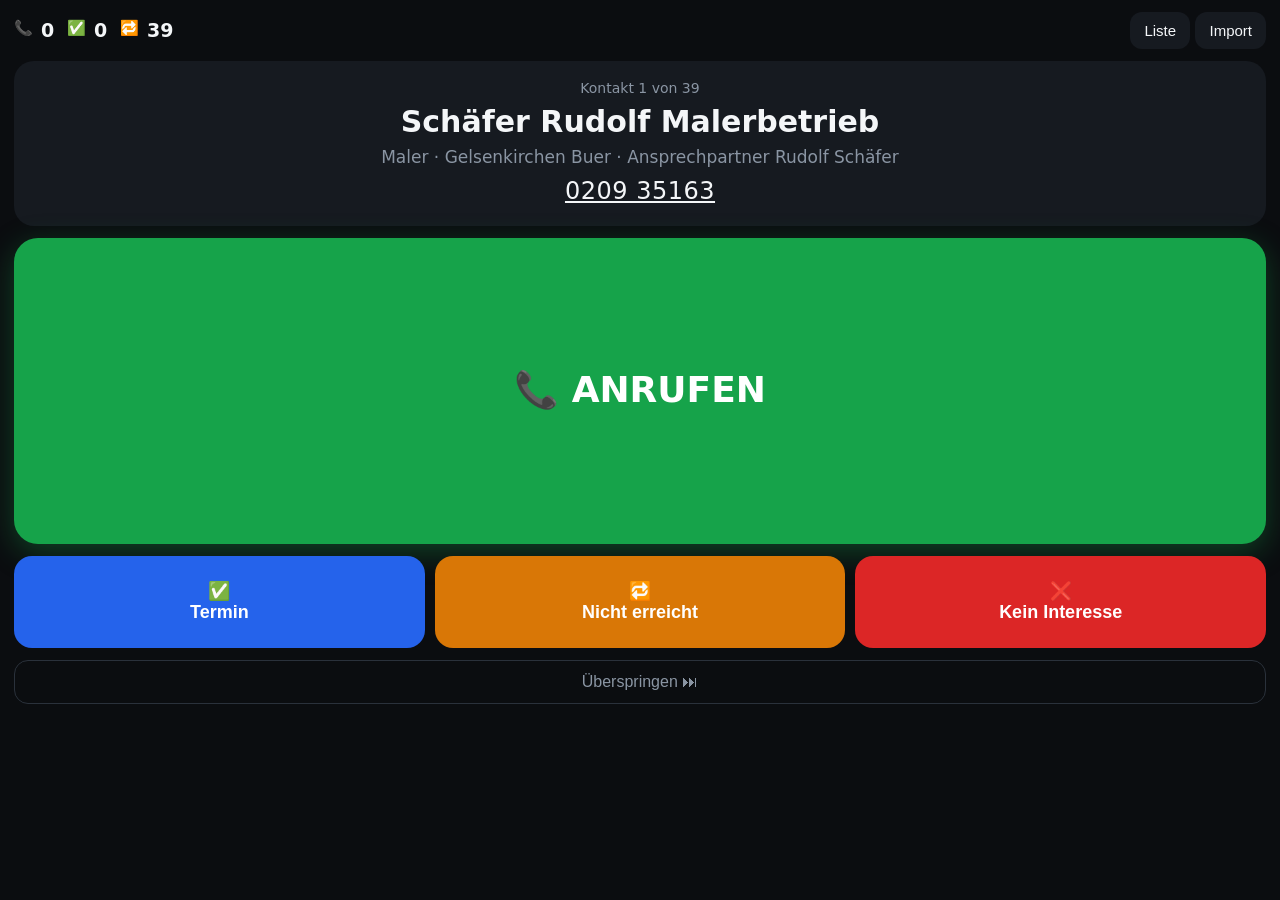
<file: index.html>
<!DOCTYPE html>
<html lang="de">
<head>
<meta charset="utf-8">
<meta name="viewport" content="width=device-width, initial-scale=1, viewport-fit=cover">
<meta name="apple-mobile-web-app-capable" content="yes">
<meta name="apple-mobile-web-app-status-bar-style" content="black">
<title>Vertriebs Dialer</title>
<style>
  :root{--bg:#0b0d10;--card:#161a20;--txt:#f4f6f8;--mut:#8a95a3;--green:#16a34a;--red:#dc2626;--amber:#d97706;--blue:#2563eb}
  *{box-sizing:border-box;-webkit-tap-highlight-color:transparent}
  html,body{margin:0;background:var(--bg);color:var(--txt);font:17px/1.35 -apple-system,BlinkMacSystemFont,"SF Pro Text",system-ui,sans-serif}
  body{padding:calc(env(safe-area-inset-top) + 12px) 14px calc(env(safe-area-inset-bottom) + 14px);min-height:100vh;display:flex;flex-direction:column;gap:12px}
  .top{display:flex;justify-content:space-between;align-items:center;gap:8px}
  .stats{display:flex;gap:8px;font-size:15px;color:var(--mut)}
  .stats b{color:var(--txt);font-size:19px}
  .tabbtn{background:var(--card);color:var(--txt);border:0;border-radius:12px;padding:10px 14px;font-size:15px}
  .card{background:var(--card);border-radius:20px;padding:18px;text-align:center}
  .name{font-size:30px;font-weight:700;margin:4px 0}
  .info{color:var(--mut);font-size:17px;min-height:1.3em}
  .num{font-size:24px;letter-spacing:.5px;margin-top:6px;user-select:all}
  .pos{color:var(--mut);font-size:14px}
  a.call{display:flex;align-items:center;justify-content:center;gap:14px;background:var(--green);color:#fff;text-decoration:none;
    font-size:36px;font-weight:800;border-radius:24px;min-height:34vh;box-shadow:0 8px 30px rgba(22,163,74,.35)}
  a.call:active{transform:scale(.98)}
  .row{display:grid;grid-template-columns:1fr 1fr 1fr;gap:10px}
  .row button{border:0;border-radius:18px;color:#fff;font-size:18px;font-weight:700;min-height:92px;padding:8px}
  .ok{background:var(--blue)}.no{background:var(--red)}.nr{background:var(--amber)}
  .skip{background:transparent;color:var(--mut);border:1px solid #2a313b;border-radius:14px;padding:12px;font-size:16px}
  textarea{width:100%;min-height:42vh;background:var(--card);color:var(--txt);border:1px solid #2a313b;border-radius:14px;padding:12px;font:16px/1.4 ui-monospace,Menlo,monospace}
  .btn{border:0;border-radius:14px;padding:16px;font-size:18px;font-weight:700;color:#fff;background:var(--green);width:100%}
  .sec{background:#2a313b}
  .hint{color:var(--mut);font-size:14px}
  .list{display:flex;flex-direction:column;gap:6px}
  .li{background:var(--card);border-radius:12px;padding:10px 12px;display:flex;justify-content:space-between;gap:8px;font-size:15px}
  .tag{font-size:13px;padding:2px 8px;border-radius:8px;white-space:nowrap}
  .hidden{display:none!important}
  .done{font-size:26px;font-weight:700;padding:40px 10px}
</style>
</head>
<body>

<div class="top">
  <div class="stats">📞 <b id="sCalls">0</b> &nbsp;✅ <b id="sOk">0</b> &nbsp;🔁 <b id="sLeft">0</b></div>
  <div><button class="tabbtn" id="toList">Liste</button> <button class="tabbtn" id="toImport">Import</button></div>
</div>

<!-- DIALER -->
<section id="vDial" style="display:flex;flex-direction:column;gap:12px;flex:1">
  <div class="card">
    <div class="pos" id="pos"></div>
    <div class="name" id="name">Keine Kontakte</div>
    <div class="info" id="info">Tippe oben auf Import</div>
    <a class="num" id="num" style="color:#f4f6f8;display:block;text-decoration:underline"></a>
  </div>
  <a class="call" id="call" href="#" target="_top">📞 ANRUFEN</a>
  <div class="row">
    <button class="ok" data-r="ok">✅<br>Termin</button>
    <button class="nr" data-r="nr">🔁<br>Nicht erreicht</button>
    <button class="no" data-r="no">❌<br>Kein Interesse</button>
  </div>
  <button class="skip" id="skip">Überspringen ⏭</button>
</section>

<!-- IMPORT -->
<section id="vImport" class="hidden" style="display:flex;flex-direction:column;gap:10px">
  <div class="hint">Eine Zeile pro Kontakt, Format: <b>Name, Telefonnummer, Notiz</b> (Notiz optional). Du kannst auch direkt aus Excel oder Numbers kopieren, Tabs und Semikolons gehen auch.</div>
  <textarea id="ta" placeholder="Bäckerei Müller, 0171 1234567, hat keine Website&#10;Friseur Schmidt; +49 30 9876543; alte Seite von 2012"></textarea>
  <input type="file" id="file" accept=".csv,.txt,text/csv,text/plain" class="hint">
  <button class="btn" id="doImport">Kontakte übernehmen</button>
  <button class="btn sec" id="doAppend">Zur bestehenden Liste hinzufügen</button>
  <button class="btn sec" id="loadPreset">NRW Liste laden (39 Betriebe)</button>
  <button class="btn sec" id="back1">Zurück</button>
</section>

<!-- LIST -->
<section id="vList" class="hidden" style="display:flex;flex-direction:column;gap:10px">
  <button class="btn" id="copyRes">Ergebnisse kopieren (Termine & Notizen)</button>
  <div class="hint" id="copyMsg"></div>
  <div class="list" id="list"></div>
  <button class="btn sec" id="reset">Alles zurücksetzen</button>
  <button class="btn sec" id="back2">Zurück</button>
</section>

<script>
const KEY='dialer_v1';
const PRESET=[{"name": "Schäfer Rudolf Malerbetrieb", "phone": "0209 35163", "note": "Maler · Gelsenkirchen Buer · Ansprechpartner Rudolf Schäfer", "res": null, "tries": 0}, {"name": "Malerbetrieb Herbert Telöken GmbH", "phone": "0209 73041", "note": "Maler · Gelsenkirchen", "res": null, "tries": 0}, {"name": "Sikorski GmbH Gerhard Malerbetrieb", "phone": "0209 140671", "note": "Maler · Gelsenkirchen · Ansprechpartner Gerhard Sikorski", "res": null, "tries": 0}, {"name": "Malerbetrieb Jürgen Kremer", "phone": "0209 138549", "note": "Maler · Gelsenkirchen · Ansprechpartner Jürgen Kremer", "res": null, "tries": 0}, {"name": "Malerbetrieb Marc Mellech", "phone": "0209 83860", "note": "Maler · Gelsenkirchen · Ansprechpartner Marc Mellech", "res": null, "tries": 0}, {"name": "Malerbetrieb Sahin", "phone": "0209 811685", "note": "Maler · Gelsenkirchen · Emine und Fethi Sahin", "res": null, "tries": 0}, {"name": "Kuczenski Malerbetrieb", "phone": "0209 789095", "note": "Maler · Gelsenkirchen", "res": null, "tries": 0}, {"name": "Schierling GmbH Heizung Sanitär", "phone": "0203 352324", "note": "Sanitär Heizung · Duisburg", "res": null, "tries": 0}, {"name": "Unterberg Heizung Sanitär Friemersheim", "phone": "02065 48198", "note": "Sanitär Heizung · Duisburg", "res": null, "tries": 0}, {"name": "Hocks Heizung Sanitär Solar", "phone": "0203 771803", "note": "Sanitär Heizung · Duisburg · Ansprechpartner Hans Günter Hocks", "res": null, "tries": 0}, {"name": "Hans Roth GmbH Sanitär Heizung Elektro", "phone": "0203 25913", "note": "Sanitär Heizung · Duisburg", "res": null, "tries": 0}, {"name": "Unterberg Heizung Sanitär Neudorf", "phone": "0203 370077", "note": "Sanitär Heizung · Duisburg", "res": null, "tries": 0}, {"name": "Hei-Tec Heizung Bäder Sanitär", "phone": "0203 60698022", "note": "Sanitär Heizung · Duisburg", "res": null, "tries": 0}, {"name": "Alfa Sanitär und Heizungstechnik", "phone": "0203 9349104", "note": "Sanitär Heizung · Duisburg", "res": null, "tries": 0}, {"name": "Hüntemann Fliesenfachgeschäft", "phone": "02327 230244", "note": "Fliesen · Bochum · Ansprechpartner Jörg Josef Hüntemann", "res": null, "tries": 0}, {"name": "Bednarz Fliesenleger", "phone": "0234 288122", "note": "Fliesen · Bochum · Ansprechpartner Heinz Bednarz · alternativ 0171 4149296", "res": null, "tries": 0}, {"name": "Dittert Fliesenleger", "phone": "02327 71650", "note": "Fliesen · Bochum · Ansprechpartner Markus Dittert", "res": null, "tries": 0}, {"name": "Bettenhausen GmbH Fliesenleger", "phone": "0234 500323", "note": "Fliesen · Bochum", "res": null, "tries": 0}, {"name": "Fliesen Ludwig", "phone": "0234 95783000", "note": "Fliesen · Bochum", "res": null, "tries": 0}, {"name": "Dettmar Dachdeckermeister", "phone": "02323 9870210", "note": "Dachdecker · Herne · Ansprechpartner Dennis Dettmar", "res": null, "tries": 0}, {"name": "Deppe & Döring GmbH", "phone": "02323 6539", "note": "Dachdecker · Herne", "res": null, "tries": 0}, {"name": "Gaida Dachdecker", "phone": "02323 81055", "note": "Dachdecker · Herne · Ansprechpartner Wolfgang Gaida", "res": null, "tries": 0}, {"name": "Oupor GmbH Dachdeckerei", "phone": "02323 21556", "note": "Dachdecker · Herne", "res": null, "tries": 0}, {"name": "Schlautmann Dachdeckermeister", "phone": "0208 672225", "note": "Dachdecker · Oberhausen · Ansprechpartner Eugen Schlautmann", "res": null, "tries": 0}, {"name": "Feggeler Elektro Meisterbetrieb", "phone": "0201 28965888", "note": "Elektro · Essen · Ansprechpartner Markus Feggeler · alternativ 0201 8745325", "res": null, "tries": 0}, {"name": "Becker Elektro GmbH", "phone": "0201 8669140", "note": "Elektro · Essen", "res": null, "tries": 0}, {"name": "Leichert Elektromeister", "phone": "0201 555664", "note": "Elektro · Essen · Ansprechpartner H. W. Leichert", "res": null, "tries": 0}, {"name": "Elektro Bober GmbH", "phone": "0201 2806618", "note": "Elektro · Essen", "res": null, "tries": 0}, {"name": "Elektro Hübner GmbH", "phone": "0172 1566204", "note": "Elektro · Essen", "res": null, "tries": 0}, {"name": "Posenau Elektroinstallation", "phone": "0201 342934", "note": "Elektro · Essen · Ansprechpartner Wilhelm Posenau", "res": null, "tries": 0}, {"name": "Pierre Maurice Schmidt Finanzanlagen", "phone": "0231 565500", "note": "Finanzen · Dortmund · Ansprechpartner Pierre Maurice Schmidt", "res": null, "tries": 0}, {"name": "Janetschek ARAG Vertretung", "phone": "0231 4447670", "note": "Finanzen · Dortmund · Ansprechpartner Dustin Janetschek", "res": null, "tries": 0}, {"name": "Staubach Versicherungsvermittlung", "phone": "0231 35773837", "note": "Finanzen · Dortmund · Ansprechpartner Martin Staubach", "res": null, "tries": 0}, {"name": "Sellere Finanzberatung", "phone": "0231 53469221", "note": "Finanzen · Dortmund · Ansprechpartner Frank Sellere", "res": null, "tries": 0}, {"name": "Küppers Kfz Werkstatt", "phone": "02043 273575", "note": "Kfz · Gladbeck", "res": null, "tries": 0}, {"name": "Gruber Kfz Werkstatt", "phone": "02043 61844", "note": "Kfz · Gladbeck · Ansprechpartner Sieghard Gruber", "res": null, "tries": 0}, {"name": "A.M.T. Kfz Meisterbetrieb Jaffke", "phone": "02043 9351699", "note": "Kfz · Gladbeck · Ansprechpartner Herr Jaffke", "res": null, "tries": 0}, {"name": "Seidler Kfz Meisterbetrieb", "phone": "02043 205100", "note": "Kfz · Gladbeck · Ansprechpartner Herr Seidler", "res": null, "tries": 0}, {"name": "Autozentrum Basel Kfz Meister", "phone": "02361 3028666", "note": "Kfz · Recklinghausen", "res": null, "tries": 0}];
const fresh=()=>({leads:PRESET.map(x=>({...x})),queue:PRESET.map((_,i)=>i),calls:0});
let S=fresh();
try{const d=JSON.parse(localStorage.getItem(KEY)); if(d&&d.leads&&d.leads.length) S=d;}catch(e){}
const save=()=>{try{localStorage.setItem(KEY,JSON.stringify(S))}catch(e){}};
const $=id=>document.getElementById(id);

function telHref(n){
  let t=n.replace(/[^\d+]/g,'');
  if(t.startsWith('00')) t='+'+t.slice(2);
  return 'tel:'+t;
}
function parse(text){
  const out=[];
  text.split(/\r?\n/).forEach(line=>{
    line=line.trim(); if(!line) return;
    const parts=line.split(/\t|;|,(?=\s*[^\d\s])|,(?=\s*[+\d(])/).map(s=>s.trim().replace(/^"|"$/g,''));
    let phone='',name='',note=[];
    parts.forEach(p=>{
      if(!phone && /^[+\d(][\d\s()\/\-.+]{5,}$/.test(p)) phone=p;
      else if(!name) name=p; else if(p) note.push(p);
    });
    if(!phone){const m=line.match(/(\+?\d[\d\s\/\-().]{5,}\d)/); if(m) phone=m[1].trim();}
    if(phone && !/^name$/i.test(name)) out.push({name:name||phone,phone,note:note.join(' · '),res:null,tries:0});
  });
  return out;
}
function importLeads(append){
  const L=parse($('ta').value);
  if(!L.length){$('ta').placeholder='Keine Telefonnummern erkannt, bitte prüfen.';return;}
  if(!append){S={leads:[],queue:[],calls:0};}
  const base=S.leads.length;
  S.leads.push(...L);
  L.forEach((_,i)=>S.queue.push(base+i));
  save(); $('ta').value=''; show('vDial');
}
function render(){
  const left=S.queue.length;
  $('sCalls').textContent=S.calls;
  $('sOk').textContent=S.leads.filter(l=>l.res==='ok').length;
  $('sLeft').textContent=left;
  const c=$('call');
  if(!left){
    $('pos').textContent='';
    $('name').textContent=S.leads.length?'🎉 Liste durch':'Keine Kontakte';
    $('info').textContent=S.leads.length?'Starke Arbeit. Ergebnisse unter Liste.':'Tippe oben auf Import';
    $('num').textContent=''; c.removeAttribute('href'); c.style.opacity=.3;
    return;
  }
  const l=S.leads[S.queue[0]];
  $('pos').textContent='Kontakt '+(S.leads.length-left+1)+' von '+S.leads.length+(l.tries?' · Versuch '+(l.tries+1):'');
  $('name').textContent=l.name;
  $('info').textContent=l.note||'';
  $('num').textContent=l.phone; $('num').href=telHref(l.phone);
  c.href=telHref(l.phone); c.style.opacity=1;
}
$('call').addEventListener('click',e=>{
  if(!S.queue.length) return;
  const h=$('call').href;
  if(window.top!==window){ e.preventDefault(); try{window.top.location.href=h;}catch(x){ try{window.open(h,'_blank');}catch(y){ location.href=h; } } }
  S.calls++;save();setTimeout(render,50);
});
document.querySelectorAll('.row button').forEach(b=>b.addEventListener('click',()=>{
  if(!S.queue.length) return;
  const i=S.queue.shift(), l=S.leads[i], r=b.dataset.r;
  l.tries++; l.res=r;
  if(r==='nr' && l.tries<3) S.queue.push(i);   // nicht erreicht: hinten wieder einreihen, max 3 Versuche
  save(); render();
}));
$('skip').onclick=()=>{if(S.queue.length>1){S.queue.push(S.queue.shift());save();render();}};

function renderList(){
  const lab={ok:['Termin','#2563eb'],no:['Kein Interesse','#dc2626'],nr:['Nicht erreicht','#d97706']};
  $('list').innerHTML=S.leads.map(l=>{
    const t=l.res?lab[l.res]:['Offen','#2a313b'];
    return `<div class="li"><div><b>${esc(l.name)}</b><br><span class="hint">${esc(l.phone)}${l.note?' · '+esc(l.note):''}</span></div><span class="tag" style="background:${t[1]}">${t[0]}</span></div>`;
  }).join('')||'<div class="hint">Noch keine Kontakte.</div>';
}
const esc=s=>String(s).replace(/[&<>"]/g,c=>({'&':'&amp;','<':'&lt;','>':'&gt;','"':'&quot;'}[c]));
$('copyRes').onclick=async()=>{
  const lab={ok:'TERMIN',no:'Kein Interesse',nr:'Nicht erreicht'};
  const txt=S.leads.map(l=>[l.name,l.phone,l.res?lab[l.res]:'Offen',l.note].join('; ')).join('\n');
  try{await navigator.clipboard.writeText(txt);$('copyMsg').textContent='Kopiert, jetzt in Notizen einfügen.';}
  catch(e){$('ta').value=txt;$('copyMsg').textContent='Kopieren blockiert, Text steht im Import Feld zum Markieren.';}
};
let armed=false;
$('reset').onclick=()=>{
  if(!armed){armed=true;$('reset').textContent='Nochmal tippen zum Löschen';setTimeout(()=>{armed=false;$('reset').textContent='Alles zurücksetzen'},3000);return;}
  S={leads:[],queue:[],calls:0};save();show('vDial');
};
$('file').onchange=e=>{const f=e.target.files[0]; if(!f) return; const r=new FileReader(); r.onload=()=>{$('ta').value=r.result}; r.readAsText(f);};

function show(v){
  ['vDial','vImport','vList'].forEach(x=>$(x).classList.toggle('hidden',x!==v));
  if(v==='vList') renderList();
  render();
}
$('toImport').onclick=()=>show('vImport');
$('toList').onclick=()=>show('vList');
$('back1').onclick=$('back2').onclick=()=>show('vDial');
$('doImport').onclick=()=>importLeads(false);
$('loadPreset').onclick=()=>{S=fresh();save();show('vDial');};
$('doAppend').onclick=()=>importLeads(true);

// Bildschirm wach halten, wenn unterstützt
async function wake(){try{if('wakeLock' in navigator) await navigator.wakeLock.request('screen');}catch(e){}}
document.addEventListener('visibilitychange',()=>{if(document.visibilityState==='visible'){wake();render();}});
wake(); render();
</script>
</body>
</html>
</file>
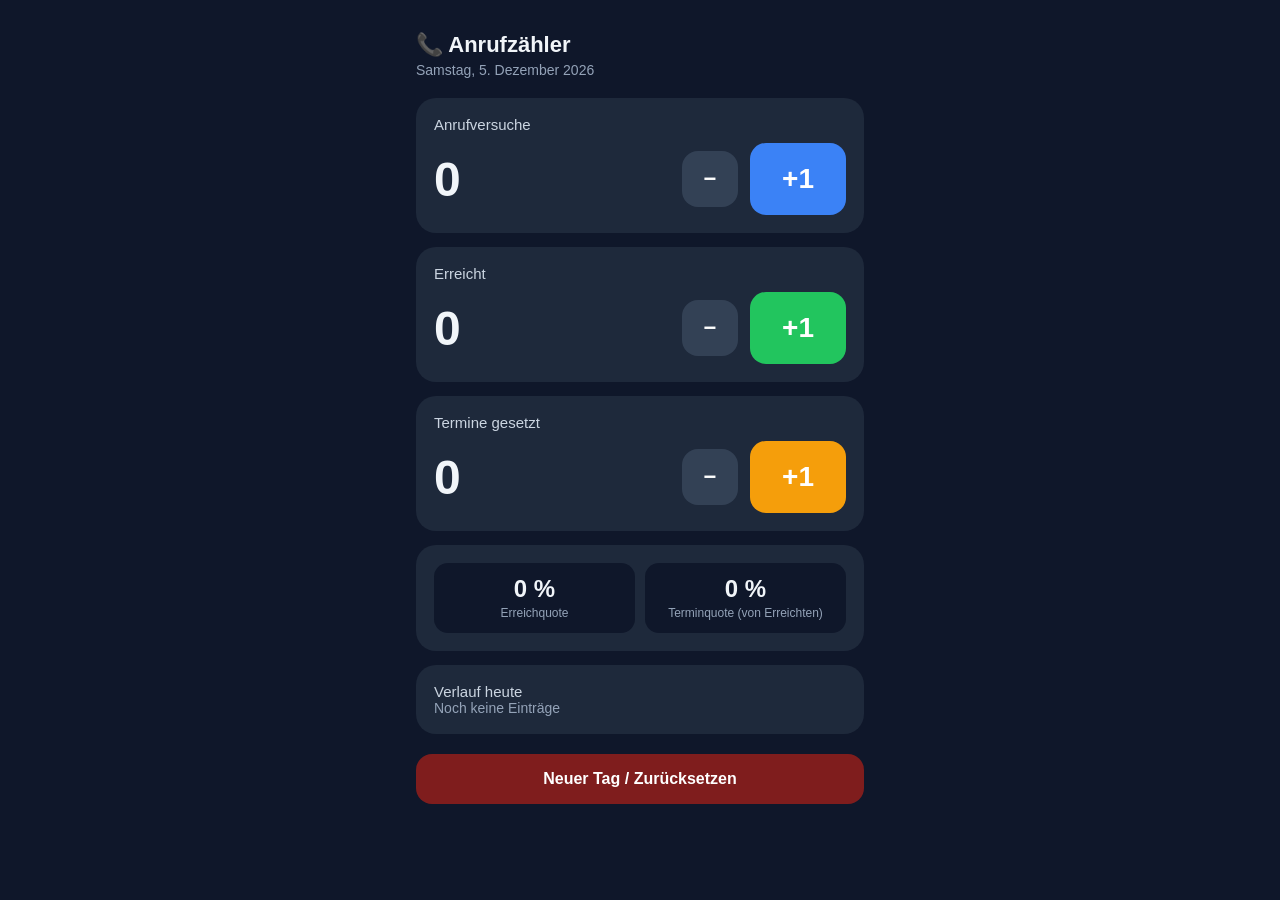
<file: anrufzaehler.html>
<!DOCTYPE html>
<html lang="de">
<head>
<meta charset="UTF-8">
<meta name="viewport" content="width=device-width, initial-scale=1, maximum-scale=1, user-scalable=no">
<meta name="apple-mobile-web-app-capable" content="yes">
<meta name="apple-mobile-web-app-title" content="Anrufzähler">
<meta name="theme-color" content="#0f172a">
<title>Anrufzähler</title>
<style>
  * { box-sizing: border-box; -webkit-tap-highlight-color: transparent; }
  body { margin: 0; font-family: -apple-system, BlinkMacSystemFont, "SF Pro Display", sans-serif;
         background: #0f172a; color: #f1f5f9; min-height: 100vh; user-select: none; }
  .wrap { max-width: 480px; margin: 0 auto; padding: 24px 16px 40px; }
  h1 { font-size: 22px; margin: 8px 0 4px; }
  .date { color: #94a3b8; font-size: 14px; margin-bottom: 20px; }
  .card { background: #1e293b; border-radius: 20px; padding: 18px; margin-bottom: 14px; }
  .label { font-size: 15px; color: #cbd5e1; display: flex; justify-content: space-between; }
  .row { display: flex; align-items: center; gap: 12px; margin-top: 10px; }
  .count { font-size: 48px; font-weight: 700; flex: 1; }
  button { border: 0; border-radius: 16px; font-size: 22px; font-weight: 700; color: #fff; cursor: pointer;
           transition: transform .08s; }
  button:active { transform: scale(.94); }
  .minus { width: 56px; height: 56px; background: #334155; }
  .plus { width: 96px; height: 72px; font-size: 28px; }
  .c1 .plus { background: #3b82f6; } .c2 .plus { background: #22c55e; } .c3 .plus { background: #f59e0b; }
  .stats { display: grid; grid-template-columns: 1fr 1fr; gap: 10px; }
  .stat { background: #0f172a; border-radius: 14px; padding: 12px; text-align: center; }
  .stat b { display: block; font-size: 24px; }
  .stat span { font-size: 12px; color: #94a3b8; }
  .log { font-size: 14px; color: #94a3b8; max-height: 160px; overflow-y: auto; }
  .reset { width: 100%; height: 50px; font-size: 16px; background: #7f1d1d; margin-top: 6px; }
  .flash { animation: f .3s; } @keyframes f { 50% { color: #60a5fa; transform: scale(1.1); } }
</style>
</head>
<body>
<div class="wrap">
  <h1>📞 Anrufzähler</h1>
  <div class="date" id="date"></div>

  <div class="card c1"><div class="label"><span>Anrufversuche</span><span id="last1"></span></div>
    <div class="row"><div class="count" id="v">0</div>
      <button class="minus" onclick="chg('v',-1)">−</button>
      <button class="plus" onclick="chg('v',1)">+1</button></div></div>

  <div class="card c2"><div class="label"><span>Erreicht</span></div>
    <div class="row"><div class="count" id="e">0</div>
      <button class="minus" onclick="chg('e',-1)">−</button>
      <button class="plus" onclick="chg('e',1)">+1</button></div></div>

  <div class="card c3"><div class="label"><span>Termine gesetzt</span></div>
    <div class="row"><div class="count" id="t">0</div>
      <button class="minus" onclick="chg('t',-1)">−</button>
      <button class="plus" onclick="chg('t',1)">+1</button></div></div>

  <div class="card stats">
    <div class="stat"><b id="q1">0 %</b><span>Erreichquote</span></div>
    <div class="stat"><b id="q2">0 %</b><span>Terminquote (von Erreichten)</span></div>
  </div>

  <div class="card"><div class="label"><span>Verlauf heute</span></div><div class="log" id="log"></div></div>

  <button class="reset" onclick="reset()">Neuer Tag / Zurücksetzen</button>
</div>
<script>
const KEY = 'anrufzaehler';
const names = { v: 'Anrufversuch', e: 'Erreicht', t: 'Termin gesetzt' };
let s; try { s = JSON.parse(localStorage.getItem(KEY)); } catch (x) {} s = s || { v: 0, e: 0, t: 0, log: [] };

function save() { try { localStorage.setItem(KEY, JSON.stringify(s)); } catch (x) {} }
function time() { return new Date().toLocaleTimeString('de-DE', { hour: '2-digit', minute: '2-digit' }); }

function chg(k, d) {
  if (s[k] + d < 0) return;
  s[k] += d;
  // Erreicht und Termine zählen automatisch als Anrufversuch mit, falls nötig
  if (d > 0 && k !== 'v' && s.e > s.v) s.v = s.e;
  if (d > 0 && k === 't' && s.t > s.e) s.e = s.t;
  if (d > 0) s.log.unshift(time() + '  ' + names[k] + ' ' + s[k]);
  else s.log.unshift(time() + '  ' + names[k] + ' korrigiert auf ' + s[k]);
  if (navigator.vibrate) navigator.vibrate(30);
  save(); render(k);
}

function reset() {
  const b = document.querySelector('.reset');
  if (!b.dataset.sure) { b.dataset.sure = 1; b.textContent = 'Nochmal tippen zum Bestätigen'; setTimeout(() => { delete b.dataset.sure; b.textContent = 'Neuer Tag / Zurücksetzen'; }, 3000); return; }
  delete b.dataset.sure; b.textContent = 'Neuer Tag / Zurücksetzen';
  s = { v: 0, e: 0, t: 0, log: [] }; save(); render();
}

function render(k) {
  ['v', 'e', 't'].forEach(x => document.getElementById(x).textContent = s[x]);
  document.getElementById('q1').textContent = (s.v ? Math.round(s.e / s.v * 100) : 0) + ' %';
  document.getElementById('q2').textContent = (s.e ? Math.round(s.t / s.e * 100) : 0) + ' %';
  document.getElementById('last1').textContent = s.v ? 'Versuch ' + s.v + ' gewählt' : '';
  document.getElementById('log').innerHTML = s.log.slice(0, 50).map(l => '<div>' + l + '</div>').join('') || 'Noch keine Einträge';
  if (k) { const el = document.getElementById(k); el.classList.remove('flash'); void el.offsetWidth; el.classList.add('flash'); }
}

document.getElementById('date').textContent = new Date().toLocaleDateString('de-DE', { weekday: 'long', day: 'numeric', month: 'long', year: 'numeric' });
render();
</script>
</body>
</html>
</file>
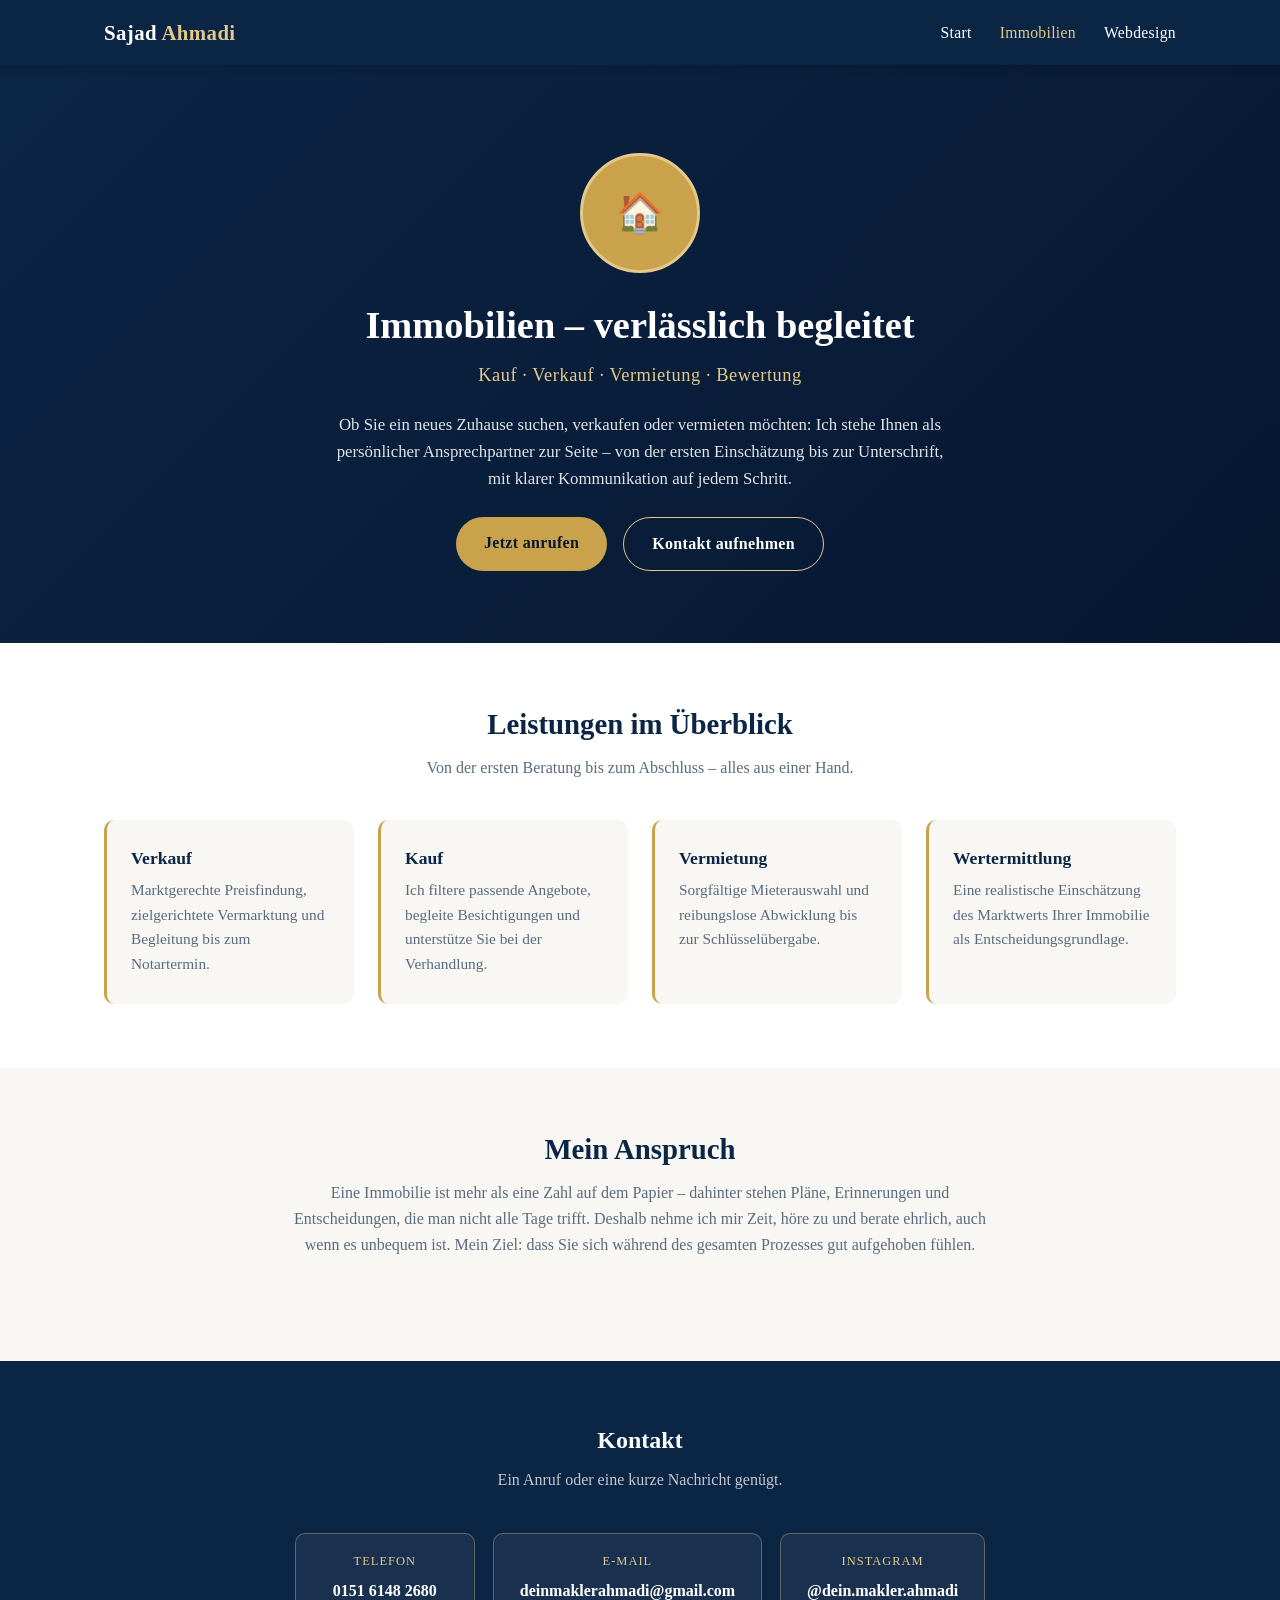
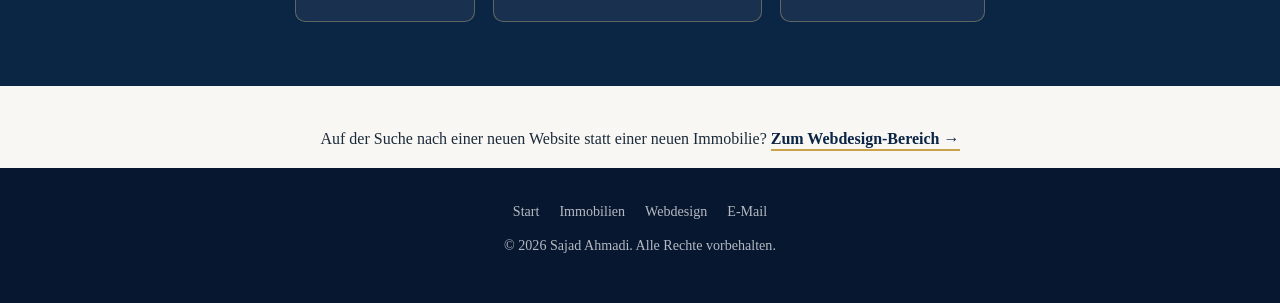
<file: immobilien.html>
<!DOCTYPE html>
<html lang="de">
<head>
  <meta charset="UTF-8">
  <meta name="viewport" content="width=device-width, initial-scale=1.0">
  <title>Immobilien &ndash; Sajad Ahmadi</title>
  <meta name="description" content="Sajad Ahmadi &ndash; Ihr Immobilienmakler f&uuml;r Kauf, Verkauf, Vermietung und Wertermittlung.">
  <link rel="stylesheet" href="css/styles.css">
</head>
<body>

  <header class="site-header">
    <nav class="nav">
      <a href="index.html" class="nav-brand">Sajad <span>Ahmadi</span></a>
      <button class="nav-toggle" id="navToggle" aria-label="Menü öffnen" aria-expanded="false">
        <span class="bar"></span>
        <span class="bar"></span>
        <span class="bar"></span>
      </button>
      <ul class="nav-links" id="navLinks">
        <li><a href="index.html">Start</a></li>
        <li><a href="immobilien.html" class="active">Immobilien</a></li>
        <li><a href="webdesign.html">Webdesign</a></li>
      </ul>
    </nav>
  </header>

  <section class="hero">
    <div class="container">
      <div class="avatar-placeholder">🏠</div>
      <h1>Immobilien &ndash; verlässlich begleitet</h1>
      <p class="claim">Kauf &middot; Verkauf &middot; Vermietung &middot; Bewertung</p>
      <p class="intro">
        Ob Sie ein neues Zuhause suchen, verkaufen oder vermieten möchten: Ich stehe
        Ihnen als persönlicher Ansprechpartner zur Seite &ndash; von der ersten
        Einschätzung bis zur Unterschrift, mit klarer Kommunikation auf jedem Schritt.
      </p>
      <div class="btn-row">
        <a href="tel:015161482680" class="btn btn-primary">Jetzt anrufen</a>
        <a href="#kontakt" class="btn btn-outline">Kontakt aufnehmen</a>
      </div>
    </div>
  </section>

  <section class="section section-alt">
    <div class="container">
      <h2 class="section-title">Leistungen im Überblick</h2>
      <p class="section-subtitle">Von der ersten Beratung bis zum Abschluss &ndash; alles aus einer Hand.</p>

      <div class="card-grid">
        <div class="feature-card">
          <h3>Verkauf</h3>
          <p>Marktgerechte Preisfindung, zielgerichtete Vermarktung und Begleitung bis zum Notartermin.</p>
        </div>
        <div class="feature-card">
          <h3>Kauf</h3>
          <p>Ich filtere passende Angebote, begleite Besichtigungen und unterstütze Sie bei der Verhandlung.</p>
        </div>
        <div class="feature-card">
          <h3>Vermietung</h3>
          <p>Sorgfältige Mieterauswahl und reibungslose Abwicklung bis zur Schlüsselübergabe.</p>
        </div>
        <div class="feature-card">
          <h3>Wertermittlung</h3>
          <p>Eine realistische Einschätzung des Marktwerts Ihrer Immobilie als Entscheidungsgrundlage.</p>
        </div>
      </div>
    </div>
  </section>

  <section class="section">
    <div class="container">
      <h2 class="section-title">Mein Anspruch</h2>
      <p class="section-subtitle" style="max-width: 700px;">
        Eine Immobilie ist mehr als eine Zahl auf dem Papier &ndash; dahinter stehen
        Pläne, Erinnerungen und Entscheidungen, die man nicht alle Tage trifft.
        Deshalb nehme ich mir Zeit, höre zu und berate ehrlich, auch wenn es
        unbequem ist. Mein Ziel: dass Sie sich während des gesamten Prozesses gut
        aufgehoben fühlen.
      </p>
    </div>
  </section>

  <section class="contact-section" id="kontakt">
    <div class="container">
      <h2>Kontakt</h2>
      <p class="section-subtitle">Ein Anruf oder eine kurze Nachricht genügt.</p>
      <div class="contact-grid">
        <a class="contact-item" href="tel:015161482680">
          <span class="contact-label">Telefon</span>
          <span class="contact-value">0151 6148 2680</span>
        </a>
        <a class="contact-item" href="mailto:deinmaklerahmadi@gmail.com">
          <span class="contact-label">E-Mail</span>
          <span class="contact-value">deinmaklerahmadi@gmail.com</span>
        </a>
        <a class="contact-item" href="https://www.instagram.com/dein.makler.ahmadi" target="_blank" rel="noopener">
          <span class="contact-label">Instagram</span>
          <span class="contact-value">@dein.makler.ahmadi</span>
        </a>
      </div>
    </div>
  </section>

  <div class="cross-link container">
    <p>Auf der Suche nach einer neuen Website statt einer neuen Immobilie? <a href="webdesign.html">Zum Webdesign-Bereich &rarr;</a></p>
  </div>

  <footer class="site-footer">
    <div class="container">
      <div class="footer-links">
        <a href="index.html">Start</a>
        <a href="immobilien.html">Immobilien</a>
        <a href="webdesign.html">Webdesign</a>
        <a href="mailto:deinmaklerahmadi@gmail.com">E-Mail</a>
      </div>
      <p>&copy; 2026 Sajad Ahmadi. Alle Rechte vorbehalten.</p>
    </div>
  </footer>

  <script src="js/main.js"></script>
</body>
</html>
</file>
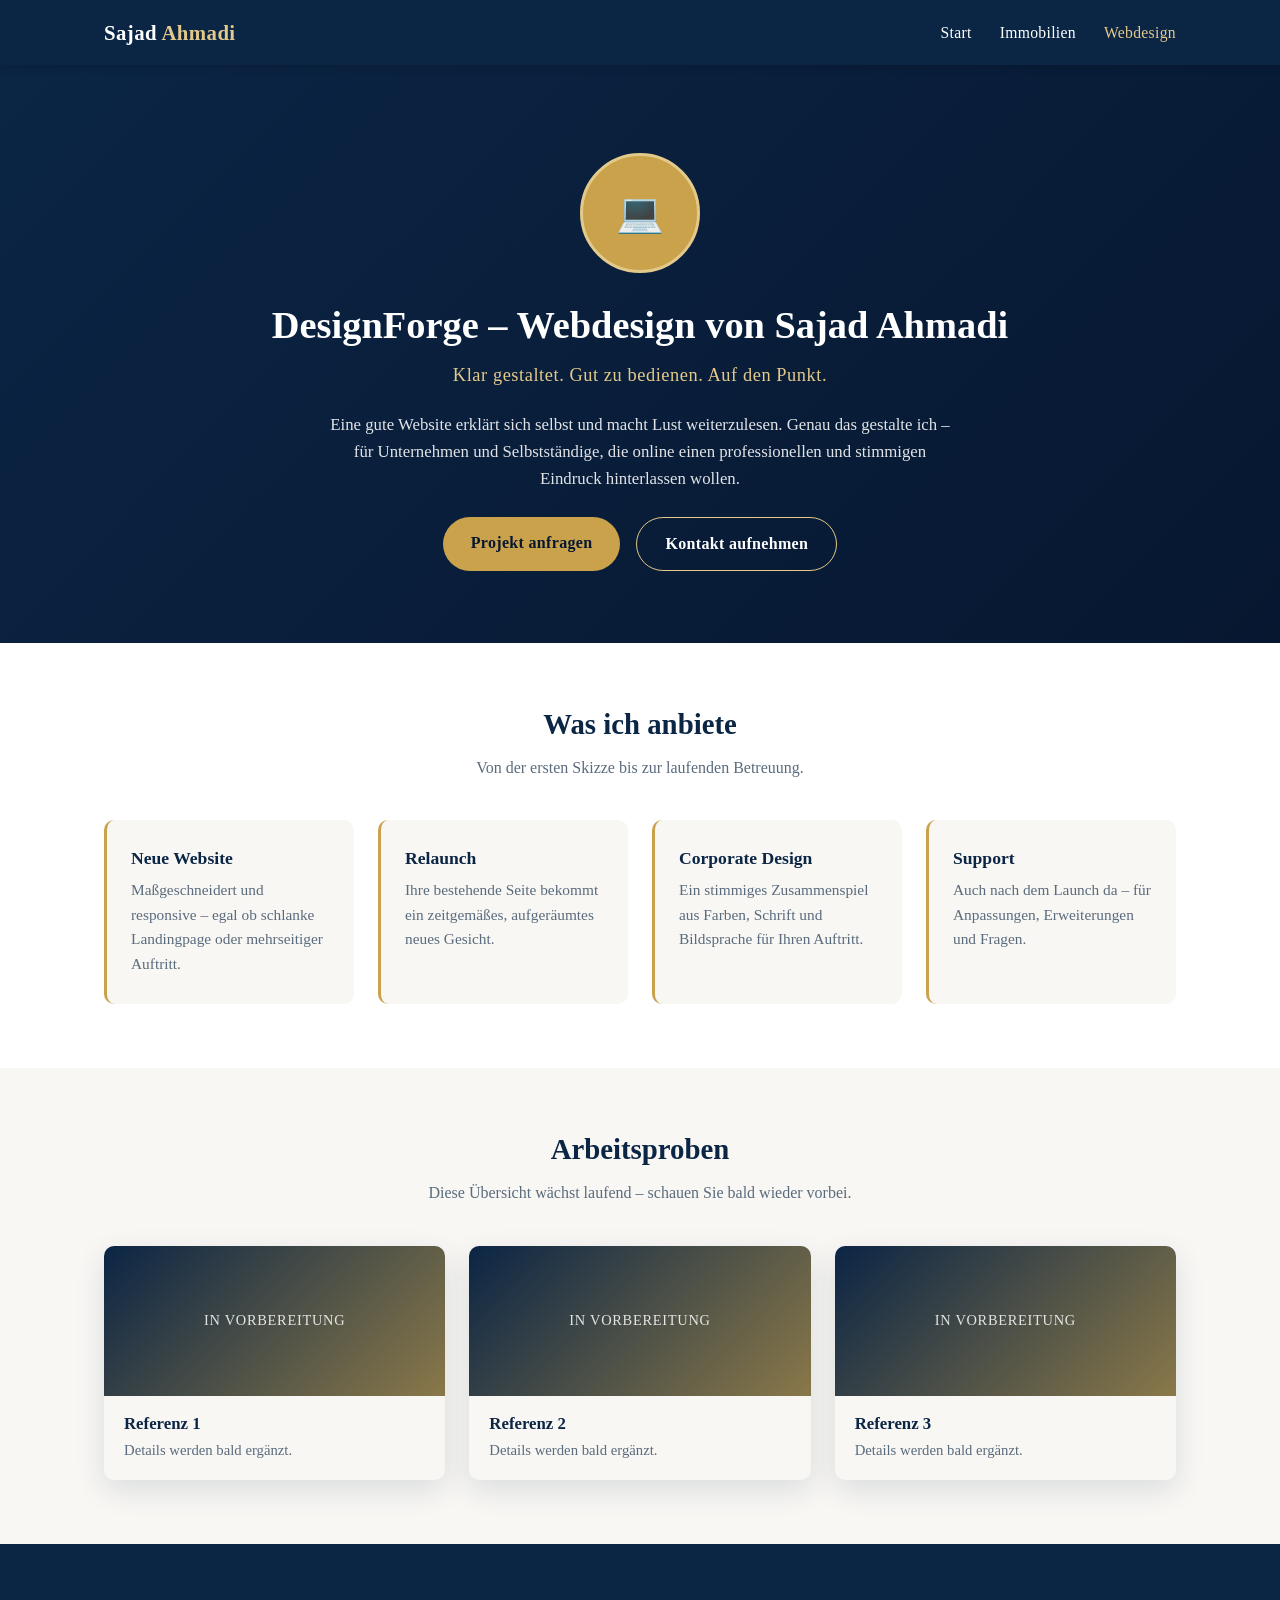
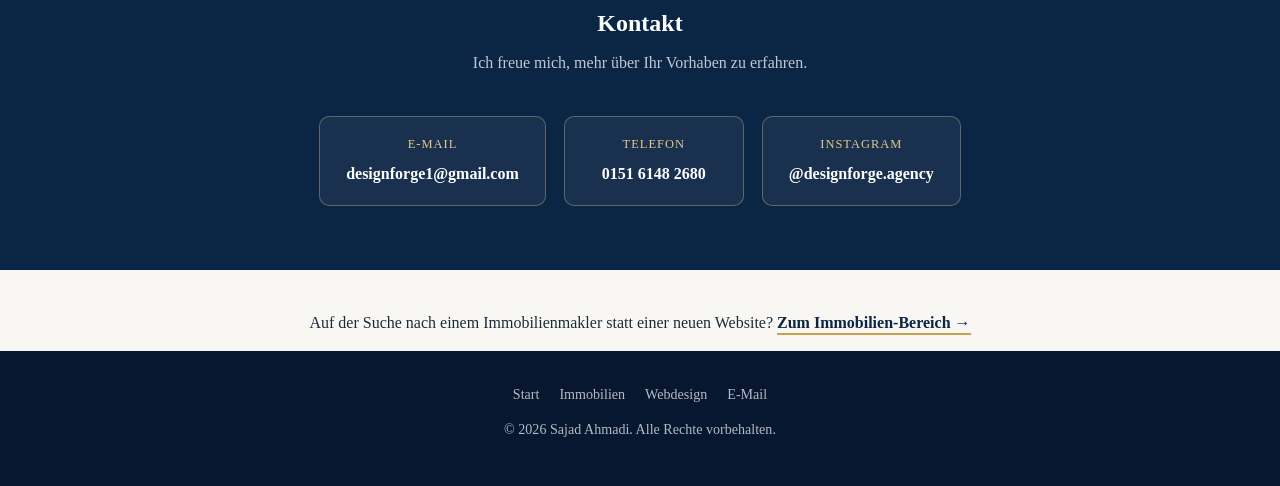
<file: webdesign.html>
<!DOCTYPE html>
<html lang="de">
<head>
  <meta charset="UTF-8">
  <meta name="viewport" content="width=device-width, initial-scale=1.0">
  <title>Webdesign &ndash; Sajad Ahmadi</title>
  <meta name="description" content="Sajad Ahmadi (DesignForge) &ndash; individuelles Webdesign f&uuml;r Unternehmen und Selbstst&auml;ndige.">
  <link rel="stylesheet" href="css/styles.css">
</head>
<body>

  <header class="site-header">
    <nav class="nav">
      <a href="index.html" class="nav-brand">Sajad <span>Ahmadi</span></a>
      <button class="nav-toggle" id="navToggle" aria-label="Menü öffnen" aria-expanded="false">
        <span class="bar"></span>
        <span class="bar"></span>
        <span class="bar"></span>
      </button>
      <ul class="nav-links" id="navLinks">
        <li><a href="index.html">Start</a></li>
        <li><a href="immobilien.html">Immobilien</a></li>
        <li><a href="webdesign.html" class="active">Webdesign</a></li>
      </ul>
    </nav>
  </header>

  <section class="hero">
    <div class="container">
      <div class="avatar-placeholder">💻</div>
      <h1>DesignForge &ndash; Webdesign von Sajad Ahmadi</h1>
      <p class="claim">Klar gestaltet. Gut zu bedienen. Auf den Punkt.</p>
      <p class="intro">
        Eine gute Website erklärt sich selbst und macht Lust weiterzulesen. Genau
        das gestalte ich &ndash; für Unternehmen und Selbstständige, die online
        einen professionellen und stimmigen Eindruck hinterlassen wollen.
      </p>
      <div class="btn-row">
        <a href="mailto:designforge1@gmail.com" class="btn btn-primary">Projekt anfragen</a>
        <a href="#kontakt" class="btn btn-outline">Kontakt aufnehmen</a>
      </div>
    </div>
  </section>

  <section class="section section-alt">
    <div class="container">
      <h2 class="section-title">Was ich anbiete</h2>
      <p class="section-subtitle">Von der ersten Skizze bis zur laufenden Betreuung.</p>

      <div class="card-grid">
        <div class="feature-card">
          <h3>Neue Website</h3>
          <p>Maßgeschneidert und responsive &ndash; egal ob schlanke Landingpage oder mehrseitiger Auftritt.</p>
        </div>
        <div class="feature-card">
          <h3>Relaunch</h3>
          <p>Ihre bestehende Seite bekommt ein zeitgemäßes, aufgeräumtes neues Gesicht.</p>
        </div>
        <div class="feature-card">
          <h3>Corporate Design</h3>
          <p>Ein stimmiges Zusammenspiel aus Farben, Schrift und Bildsprache für Ihren Auftritt.</p>
        </div>
        <div class="feature-card">
          <h3>Support</h3>
          <p>Auch nach dem Launch da &ndash; für Anpassungen, Erweiterungen und Fragen.</p>
        </div>
      </div>
    </div>
  </section>

  <section class="section">
    <div class="container">
      <h2 class="section-title">Arbeitsproben</h2>
      <p class="section-subtitle">Diese Übersicht wächst laufend &ndash; schauen Sie bald wieder vorbei.</p>

      <div class="portfolio-grid">
        <div class="portfolio-card">
          <div class="portfolio-thumb">In Vorbereitung</div>
          <div class="portfolio-body">
            <h3>Referenz 1</h3>
            <p>Details werden bald ergänzt.</p>
          </div>
        </div>
        <div class="portfolio-card">
          <div class="portfolio-thumb">In Vorbereitung</div>
          <div class="portfolio-body">
            <h3>Referenz 2</h3>
            <p>Details werden bald ergänzt.</p>
          </div>
        </div>
        <div class="portfolio-card">
          <div class="portfolio-thumb">In Vorbereitung</div>
          <div class="portfolio-body">
            <h3>Referenz 3</h3>
            <p>Details werden bald ergänzt.</p>
          </div>
        </div>
      </div>
    </div>
  </section>

  <section class="contact-section" id="kontakt">
    <div class="container">
      <h2>Kontakt</h2>
      <p class="section-subtitle">Ich freue mich, mehr über Ihr Vorhaben zu erfahren.</p>
      <div class="contact-grid">
        <a class="contact-item" href="mailto:designforge1@gmail.com">
          <span class="contact-label">E-Mail</span>
          <span class="contact-value">designforge1@gmail.com</span>
        </a>
        <a class="contact-item" href="tel:015161482680">
          <span class="contact-label">Telefon</span>
          <span class="contact-value">0151 6148 2680</span>
        </a>
        <a class="contact-item" href="https://www.instagram.com/designforge.agency" target="_blank" rel="noopener">
          <span class="contact-label">Instagram</span>
          <span class="contact-value">@designforge.agency</span>
        </a>
      </div>
    </div>
  </section>

  <div class="cross-link container">
    <p>Auf der Suche nach einem Immobilienmakler statt einer neuen Website? <a href="immobilien.html">Zum Immobilien-Bereich &rarr;</a></p>
  </div>

  <footer class="site-footer">
    <div class="container">
      <div class="footer-links">
        <a href="index.html">Start</a>
        <a href="immobilien.html">Immobilien</a>
        <a href="webdesign.html">Webdesign</a>
        <a href="mailto:designforge1@gmail.com">E-Mail</a>
      </div>
      <p>&copy; 2026 Sajad Ahmadi. Alle Rechte vorbehalten.</p>
    </div>
  </footer>

  <script src="js/main.js"></script>
</body>
</html>
</file>
<file: css/styles.css>
:root {
  --color-navy: #0b2545;
  --color-navy-dark: #071730;
  --color-gold: #c9a24b;
  --color-gold-light: #e3c98a;
  --color-off-white: #f8f7f4;
  --color-white: #ffffff;
  --color-text: #1c2b3a;
  --color-text-muted: #5a6b7d;
  --max-width: 1120px;
  --radius: 10px;
  --shadow: 0 10px 30px rgba(11, 37, 69, 0.12);
}

* {
  box-sizing: border-box;
}

html {
  scroll-behavior: smooth;
}

body {
  margin: 0;
  font-family: "Georgia", "Times New Roman", serif;
  background: var(--color-off-white);
  color: var(--color-text);
  line-height: 1.6;
}

h1, h2, h3 {
  font-family: "Georgia", "Times New Roman", serif;
  color: var(--color-navy);
  margin: 0 0 0.5em;
  line-height: 1.25;
}

p {
  margin: 0 0 1em;
}

a {
  color: inherit;
  text-decoration: none;
}

img {
  max-width: 100%;
  display: block;
}

.container {
  max-width: var(--max-width);
  margin: 0 auto;
  padding: 0 24px;
}

/* Header / Navigation */
.site-header {
  background: var(--color-navy);
  position: sticky;
  top: 0;
  z-index: 100;
  box-shadow: 0 2px 10px rgba(0, 0, 0, 0.15);
}

.nav {
  display: flex;
  align-items: center;
  justify-content: space-between;
  padding: 16px 24px;
  max-width: var(--max-width);
  margin: 0 auto;
}

.nav-brand {
  color: var(--color-white);
  font-size: 1.3rem;
  font-weight: bold;
  letter-spacing: 0.02em;
}

.nav-brand span {
  color: var(--color-gold-light);
}

.nav-toggle {
  display: none;
  flex-direction: column;
  gap: 5px;
  background: none;
  border: none;
  cursor: pointer;
  padding: 6px;
}

.nav-toggle .bar {
  width: 26px;
  height: 2px;
  background: var(--color-white);
  display: block;
}

.nav-links {
  display: flex;
  gap: 28px;
  list-style: none;
  margin: 0;
  padding: 0;
}

.nav-links a {
  color: var(--color-white);
  font-size: 0.98rem;
  letter-spacing: 0.02em;
  transition: color 0.2s ease;
}

.nav-links a:hover,
.nav-links a.active {
  color: var(--color-gold-light);
}

/* Hero */
.hero {
  background: linear-gradient(135deg, var(--color-navy) 0%, var(--color-navy-dark) 100%);
  color: var(--color-white);
  padding: 88px 0 72px;
  text-align: center;
}

.hero .avatar-placeholder {
  width: 120px;
  height: 120px;
  border-radius: 50%;
  background: var(--color-gold);
  color: var(--color-navy-dark);
  font-size: 2.4rem;
  font-weight: bold;
  display: flex;
  align-items: center;
  justify-content: center;
  margin: 0 auto 28px;
  border: 3px solid var(--color-gold-light);
}

.hero h1 {
  color: var(--color-white);
  font-size: 2.4rem;
  margin-bottom: 0.3em;
}

.hero .claim {
  color: var(--color-gold-light);
  font-size: 1.15rem;
  letter-spacing: 0.03em;
  margin-bottom: 1.2em;
}

.hero .intro {
  max-width: 620px;
  margin: 0 auto;
  color: rgba(255, 255, 255, 0.88);
  font-size: 1.05rem;
}

/* Sections */
.section {
  padding: 64px 0;
}

.section-alt {
  background: var(--color-white);
}

.section-title {
  text-align: center;
  font-size: 1.8rem;
  margin-bottom: 12px;
}

.section-subtitle {
  text-align: center;
  color: var(--color-text-muted);
  max-width: 560px;
  margin: 0 auto 40px;
}

/* Cards grid (Startseite - Bereichs-Kacheln) */
.tile-grid {
  display: grid;
  grid-template-columns: repeat(2, 1fr);
  gap: 28px;
}

.tile-card {
  display: block;
  background: var(--color-white);
  border-radius: var(--radius);
  box-shadow: var(--shadow);
  padding: 40px 32px;
  text-align: center;
  border-top: 4px solid var(--color-gold);
  transition: transform 0.2s ease, box-shadow 0.2s ease;
}

.tile-card:hover {
  transform: translateY(-4px);
  box-shadow: 0 16px 36px rgba(11, 37, 69, 0.18);
}

.tile-card .tile-icon {
  font-size: 2.2rem;
  margin-bottom: 12px;
}

.tile-card h2 {
  font-size: 1.4rem;
  margin-bottom: 8px;
}

.tile-card p {
  color: var(--color-text-muted);
  margin-bottom: 0;
}

.tile-card .tile-link {
  display: inline-block;
  margin-top: 16px;
  color: var(--color-gold);
  font-weight: bold;
  letter-spacing: 0.02em;
}

/* Service / feature cards */
.card-grid {
  display: grid;
  grid-template-columns: repeat(auto-fit, minmax(220px, 1fr));
  gap: 24px;
}

.feature-card {
  background: var(--color-off-white);
  border-radius: var(--radius);
  padding: 28px 24px;
  border-left: 3px solid var(--color-gold);
}

.feature-card h3 {
  font-size: 1.1rem;
  margin-bottom: 8px;
}

.feature-card p {
  color: var(--color-text-muted);
  font-size: 0.96rem;
  margin-bottom: 0;
}

/* Portfolio placeholder grid */
.portfolio-grid {
  display: grid;
  grid-template-columns: repeat(auto-fit, minmax(240px, 1fr));
  gap: 24px;
}

.portfolio-card {
  background: var(--color-off-white);
  border-radius: var(--radius);
  overflow: hidden;
  box-shadow: var(--shadow);
}

.portfolio-thumb {
  height: 150px;
  background: linear-gradient(135deg, var(--color-navy) 0%, var(--color-gold) 150%);
  display: flex;
  align-items: center;
  justify-content: center;
  color: rgba(255, 255, 255, 0.85);
  font-size: 0.9rem;
  letter-spacing: 0.05em;
  text-transform: uppercase;
}

.portfolio-card .portfolio-body {
  padding: 18px 20px;
}

.portfolio-card h3 {
  font-size: 1.05rem;
  margin-bottom: 4px;
}

.portfolio-card p {
  color: var(--color-text-muted);
  font-size: 0.92rem;
  margin-bottom: 0;
}

/* Buttons */
.btn {
  display: inline-block;
  padding: 13px 28px;
  border-radius: 999px;
  font-weight: bold;
  letter-spacing: 0.02em;
  transition: background 0.2s ease, color 0.2s ease, transform 0.2s ease;
}

.btn-primary {
  background: var(--color-gold);
  color: var(--color-navy-dark);
}

.btn-primary:hover {
  background: var(--color-gold-light);
  transform: translateY(-2px);
}

.btn-outline {
  background: transparent;
  color: var(--color-white);
  border: 1.5px solid var(--color-gold-light);
}

.btn-outline:hover {
  background: rgba(255, 255, 255, 0.08);
}

.btn-row {
  display: flex;
  flex-wrap: wrap;
  gap: 16px;
  justify-content: center;
  margin-top: 24px;
}

/* Contact section */
.contact-section {
  background: var(--color-navy);
  color: var(--color-white);
  padding: 64px 0;
  text-align: center;
}

.contact-section h2 {
  color: var(--color-white);
}

.contact-section .section-subtitle {
  color: rgba(255, 255, 255, 0.75);
}

.contact-grid {
  display: flex;
  flex-wrap: wrap;
  gap: 18px;
  justify-content: center;
  margin-top: 32px;
}

.contact-item {
  background: rgba(255, 255, 255, 0.06);
  border: 1px solid rgba(227, 201, 138, 0.35);
  border-radius: var(--radius);
  padding: 18px 26px;
  min-width: 180px;
  transition: background 0.2s ease, border-color 0.2s ease;
}

.contact-item:hover {
  background: rgba(255, 255, 255, 0.12);
  border-color: var(--color-gold-light);
}

.contact-item .contact-label {
  display: block;
  font-size: 0.78rem;
  text-transform: uppercase;
  letter-spacing: 0.08em;
  color: var(--color-gold-light);
  margin-bottom: 6px;
}

.contact-item .contact-value {
  font-size: 1rem;
  font-weight: bold;
}

/* Footer */
.site-footer {
  background: var(--color-navy-dark);
  color: rgba(255, 255, 255, 0.7);
  padding: 32px 0;
  text-align: center;
  font-size: 0.88rem;
}

.site-footer .footer-links {
  display: flex;
  gap: 20px;
  justify-content: center;
  flex-wrap: wrap;
  margin-bottom: 12px;
}

.site-footer a:hover {
  color: var(--color-gold-light);
}

/* Cross-links between the two areas at page bottom */
.cross-link {
  text-align: center;
  padding: 40px 0 0;
}

.cross-link a {
  color: var(--color-navy);
  font-weight: bold;
  border-bottom: 2px solid var(--color-gold);
  padding-bottom: 2px;
}

/* 3D-Scroll-Akzente (Startseite) */
.hero {
  position: relative;
  overflow: hidden;
}

.hero .container {
  position: relative;
  z-index: 1;
}

#hero-3d-canvas {
  position: absolute;
  inset: 0;
  width: 100%;
  height: 100%;
  z-index: 0;
  pointer-events: none;
  opacity: 0.85;
}

.tile-grid {
  perspective: 1400px;
}

.reveal-3d {
  opacity: 0;
  transform: perspective(900px) rotateX(-20deg) translateY(28px);
  transform-origin: center bottom;
  transition: opacity 0.8s ease, transform 0.8s cubic-bezier(0.16, 1, 0.3, 1);
}

.reveal-3d.is-visible {
  opacity: 1;
  transform: perspective(900px) rotateX(0deg) translateY(0);
}

.tilt-3d {
  opacity: 0;
  transform: rotateY(-20deg) translateZ(-40px) translateX(-30px);
  transition: opacity 0.7s ease, transform 0.7s cubic-bezier(0.16, 1, 0.3, 1);
}

.tilt-3d.tilt-right {
  transform: rotateY(20deg) translateZ(-40px) translateX(30px);
}

.tilt-3d.is-visible {
  opacity: 1;
  transform: rotateY(0deg) translateZ(0) translateX(0);
}

@media (prefers-reduced-motion: reduce) {
  .reveal-3d,
  .tilt-3d,
  .tilt-3d.tilt-right {
    opacity: 1;
    transform: none;
    transition: none;
  }

  #hero-3d-canvas {
    opacity: 0.5;
  }
}

/* Responsive */
@media (max-width: 760px) {
  .nav-toggle {
    display: flex;
  }

  .nav-links {
    position: absolute;
    top: 100%;
    left: 0;
    right: 0;
    background: var(--color-navy);
    flex-direction: column;
    gap: 0;
    max-height: 0;
    overflow: hidden;
    transition: max-height 0.25s ease;
  }

  .nav-links.open {
    max-height: 260px;
  }

  .nav-links li {
    border-top: 1px solid rgba(255, 255, 255, 0.1);
  }

  .nav-links a {
    display: block;
    padding: 16px 24px;
  }

  .tile-grid {
    grid-template-columns: 1fr;
  }

  .hero {
    padding: 64px 0 48px;
  }

  .hero h1 {
    font-size: 1.9rem;
  }
}
</file>
